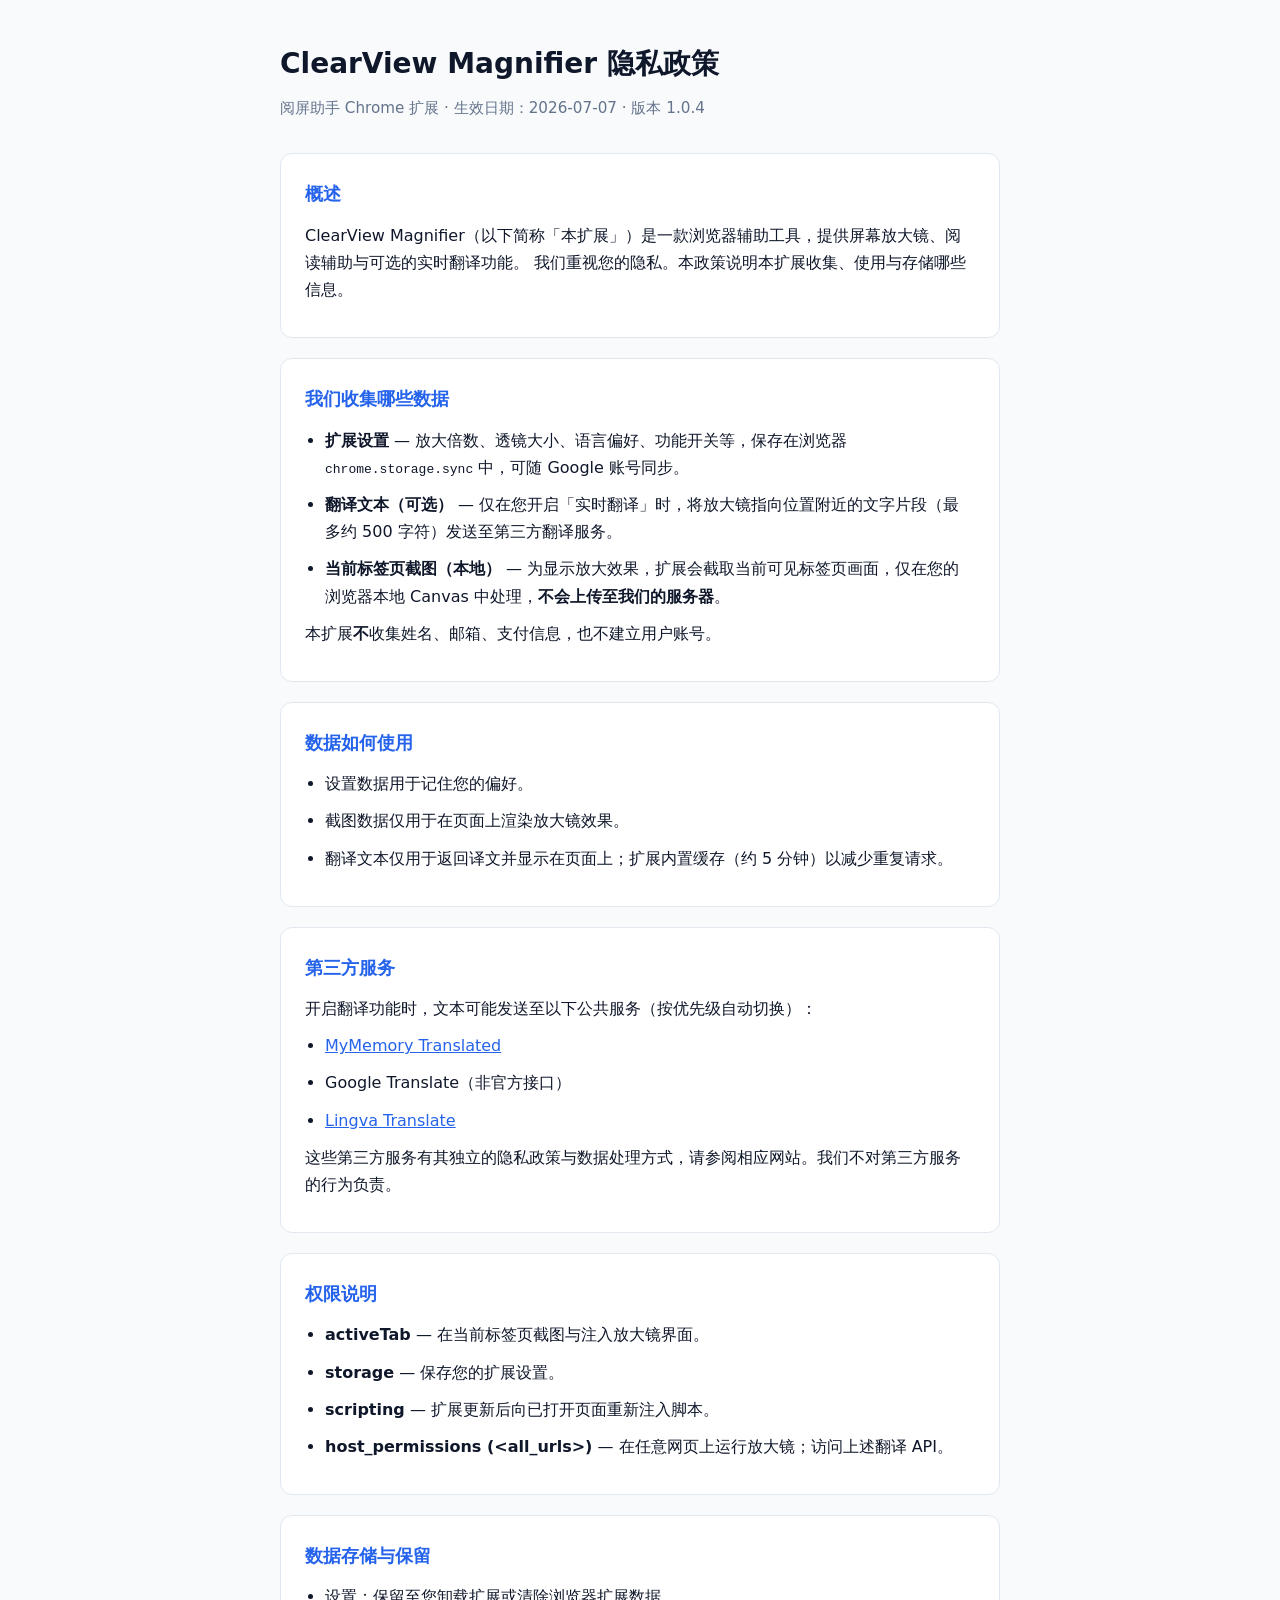
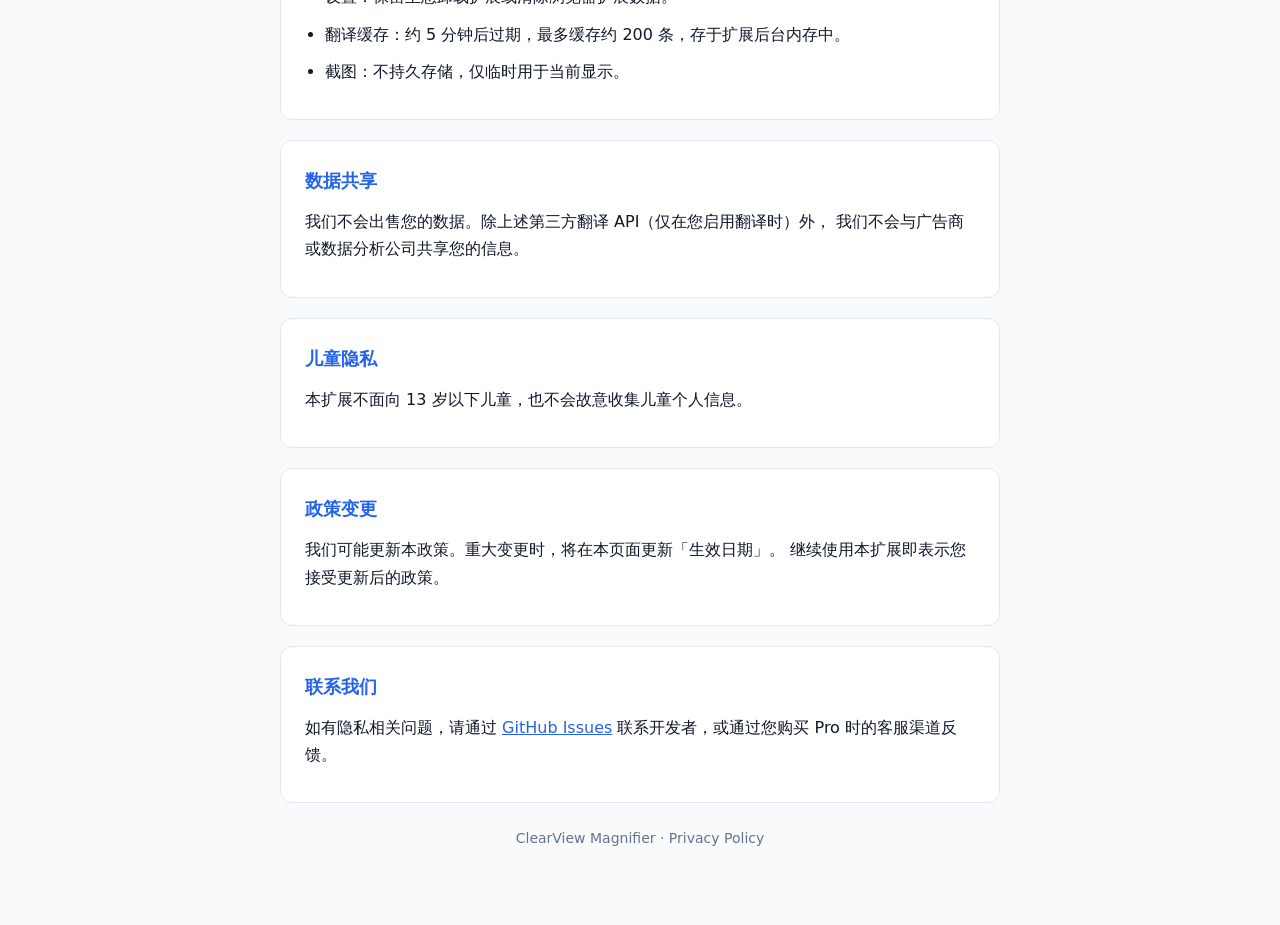
<file: docs/index.html>
<!DOCTYPE html>
<html lang="zh-CN">
<head>
  <meta charset="UTF-8">
  <meta name="viewport" content="width=device-width, initial-scale=1.0">
  <title>ClearView Magnifier</title>
  <meta http-equiv="refresh" content="0; url=privacy.html">
  <link rel="canonical" href="privacy.html">
</head>
<body>
  <p><a href="privacy.html">ClearView Magnifier 隐私政策</a></p>
</body>
</html>
</file>
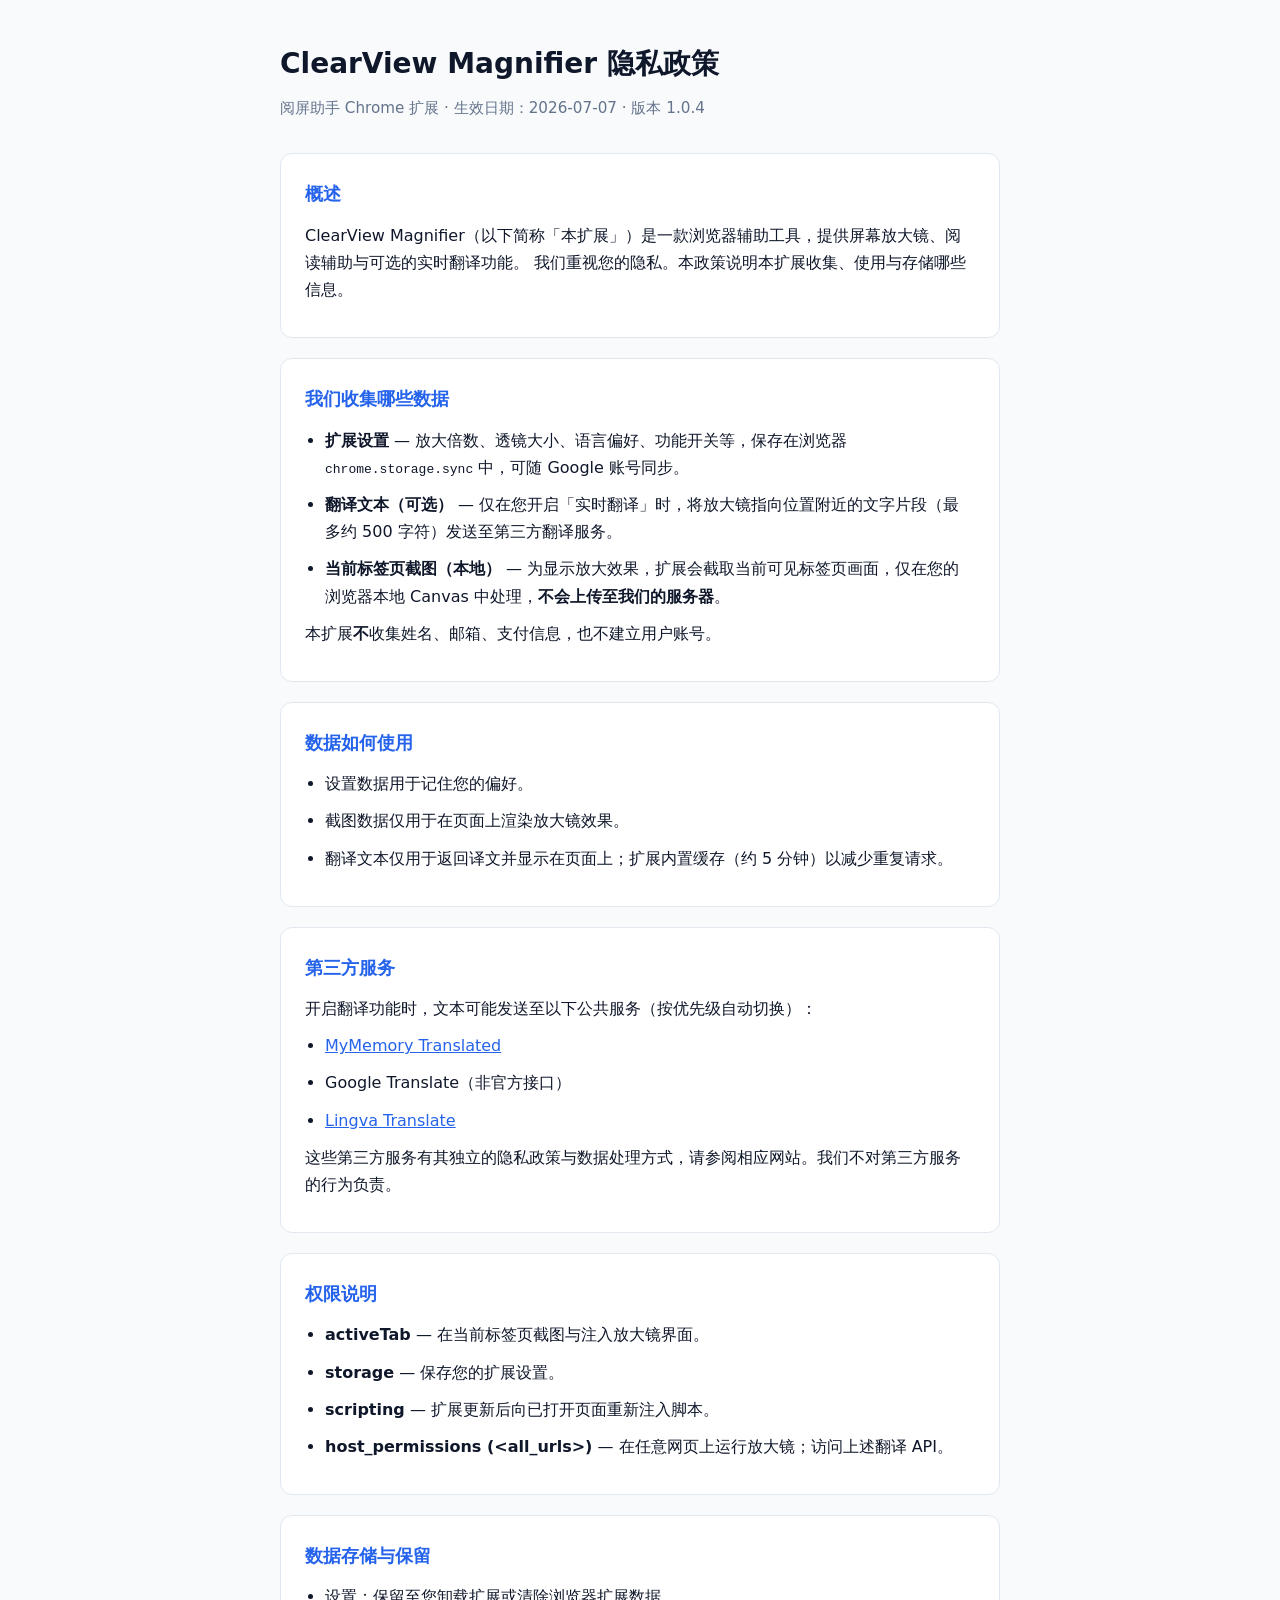
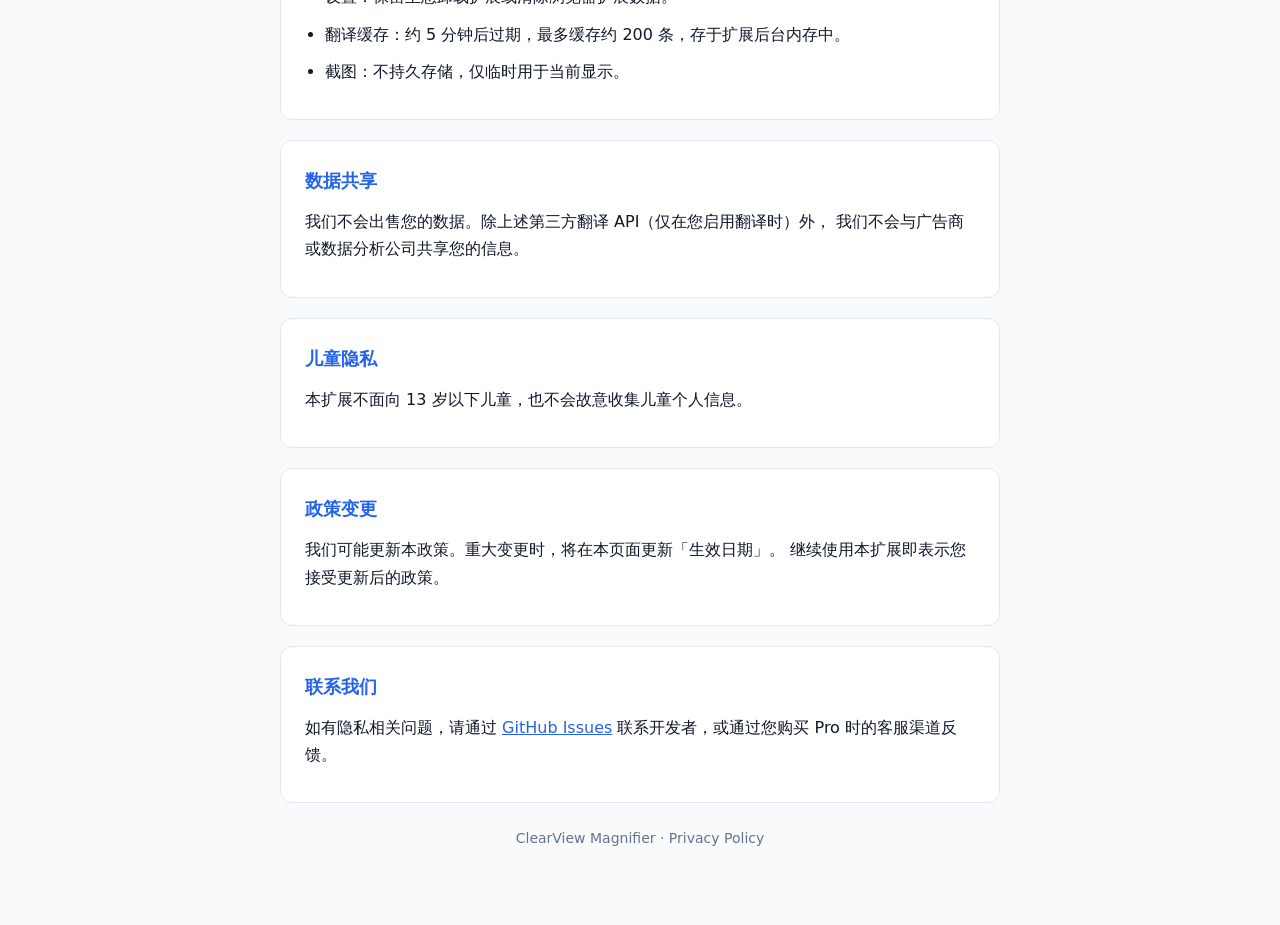
<file: docs/privacy.html>
<!DOCTYPE html>
<html lang="zh-CN">
<head>
  <meta charset="UTF-8">
  <meta name="viewport" content="width=device-width, initial-scale=1.0">
  <title>ClearView Magnifier 隐私政策</title>
  <meta name="description" content="ClearView Magnifier（阅屏助手）Chrome 扩展隐私政策">
  <style>
    :root {
      color-scheme: light dark;
      --bg: #f8fafc;
      --card: #ffffff;
      --text: #0f172a;
      --muted: #64748b;
      --accent: #2563eb;
      --border: #e2e8f0;
    }
    @media (prefers-color-scheme: dark) {
      :root {
        --bg: #0f172a;
        --card: #1e293b;
        --text: #f1f5f9;
        --muted: #94a3b8;
        --border: #334155;
      }
    }
    * { box-sizing: border-box; }
    body {
      margin: 0;
      font-family: "Segoe UI", "Microsoft YaHei", system-ui, sans-serif;
      background: var(--bg);
      color: var(--text);
      line-height: 1.7;
    }
    .wrap {
      max-width: 760px;
      margin: 0 auto;
      padding: 40px 20px 64px;
    }
    header {
      margin-bottom: 32px;
    }
    h1 {
      font-size: 1.75rem;
      margin: 0 0 8px;
    }
    .meta {
      color: var(--muted);
      font-size: 0.95rem;
    }
    section {
      background: var(--card);
      border: 1px solid var(--border);
      border-radius: 12px;
      padding: 24px;
      margin-bottom: 20px;
    }
    h2 {
      font-size: 1.15rem;
      margin: 0 0 12px;
      color: var(--accent);
    }
    p, li { margin: 0 0 10px; }
    ul { padding-left: 1.25rem; margin: 0; }
    a { color: var(--accent); }
    footer {
      text-align: center;
      color: var(--muted);
      font-size: 0.875rem;
      margin-top: 24px;
    }
  </style>
</head>
<body>
  <div class="wrap">
    <header>
      <h1>ClearView Magnifier 隐私政策</h1>
      <p class="meta">阅屏助手 Chrome 扩展 · 生效日期：2026-07-07 · 版本 1.0.4</p>
    </header>

    <section>
      <h2>概述</h2>
      <p>
        ClearView Magnifier（以下简称「本扩展」）是一款浏览器辅助工具，提供屏幕放大镜、阅读辅助与可选的实时翻译功能。
        我们重视您的隐私。本政策说明本扩展收集、使用与存储哪些信息。
      </p>
    </section>

    <section>
      <h2>我们收集哪些数据</h2>
      <ul>
        <li><strong>扩展设置</strong> — 放大倍数、透镜大小、语言偏好、功能开关等，保存在浏览器 <code>chrome.storage.sync</code> 中，可随 Google 账号同步。</li>
        <li><strong>翻译文本（可选）</strong> — 仅在您开启「实时翻译」时，将放大镜指向位置附近的文字片段（最多约 500 字符）发送至第三方翻译服务。</li>
        <li><strong>当前标签页截图（本地）</strong> — 为显示放大效果，扩展会截取当前可见标签页画面，仅在您的浏览器本地 Canvas 中处理，<strong>不会上传至我们的服务器</strong>。</li>
      </ul>
      <p>本扩展<strong>不</strong>收集姓名、邮箱、支付信息，也不建立用户账号。</p>
    </section>

    <section>
      <h2>数据如何使用</h2>
      <ul>
        <li>设置数据用于记住您的偏好。</li>
        <li>截图数据仅用于在页面上渲染放大镜效果。</li>
        <li>翻译文本仅用于返回译文并显示在页面上；扩展内置缓存（约 5 分钟）以减少重复请求。</li>
      </ul>
    </section>

    <section>
      <h2>第三方服务</h2>
      <p>开启翻译功能时，文本可能发送至以下公共服务（按优先级自动切换）：</p>
      <ul>
        <li><a href="https://mymemory.translated.net/" target="_blank" rel="noopener">MyMemory Translated</a></li>
        <li>Google Translate（非官方接口）</li>
        <li><a href="https://lingva.ml/" target="_blank" rel="noopener">Lingva Translate</a></li>
      </ul>
      <p>这些第三方服务有其独立的隐私政策与数据处理方式，请参阅相应网站。我们不对第三方服务的行为负责。</p>
    </section>

    <section>
      <h2>权限说明</h2>
      <ul>
        <li><strong>activeTab</strong> — 在当前标签页截图与注入放大镜界面。</li>
        <li><strong>storage</strong> — 保存您的扩展设置。</li>
        <li><strong>scripting</strong> — 扩展更新后向已打开页面重新注入脚本。</li>
        <li><strong>host_permissions (&lt;all_urls&gt;)</strong> — 在任意网页上运行放大镜；访问上述翻译 API。</li>
      </ul>
    </section>

    <section>
      <h2>数据存储与保留</h2>
      <ul>
        <li>设置：保留至您卸载扩展或清除浏览器扩展数据。</li>
        <li>翻译缓存：约 5 分钟后过期，最多缓存约 200 条，存于扩展后台内存中。</li>
        <li>截图：不持久存储，仅临时用于当前显示。</li>
      </ul>
    </section>

    <section>
      <h2>数据共享</h2>
      <p>
        我们不会出售您的数据。除上述第三方翻译 API（仅在您启用翻译时）外，
        我们不会与广告商或数据分析公司共享您的信息。
      </p>
    </section>

    <section>
      <h2>儿童隐私</h2>
      <p>本扩展不面向 13 岁以下儿童，也不会故意收集儿童个人信息。</p>
    </section>

    <section>
      <h2>政策变更</h2>
      <p>
        我们可能更新本政策。重大变更时，将在本页面更新「生效日期」。
        继续使用本扩展即表示您接受更新后的政策。
      </p>
    </section>

    <section>
      <h2>联系我们</h2>
      <p>
        如有隐私相关问题，请通过
        <a href="https://github.com/clearview-tools/clearview-magnifier/issues" target="_blank" rel="noopener">GitHub Issues</a>
        联系开发者，或通过您购买 Pro 时的客服渠道反馈。
      </p>
    </section>

    <footer>
      <p>ClearView Magnifier · Privacy Policy</p>
    </footer>
  </div>
</body>
</html>
</file>
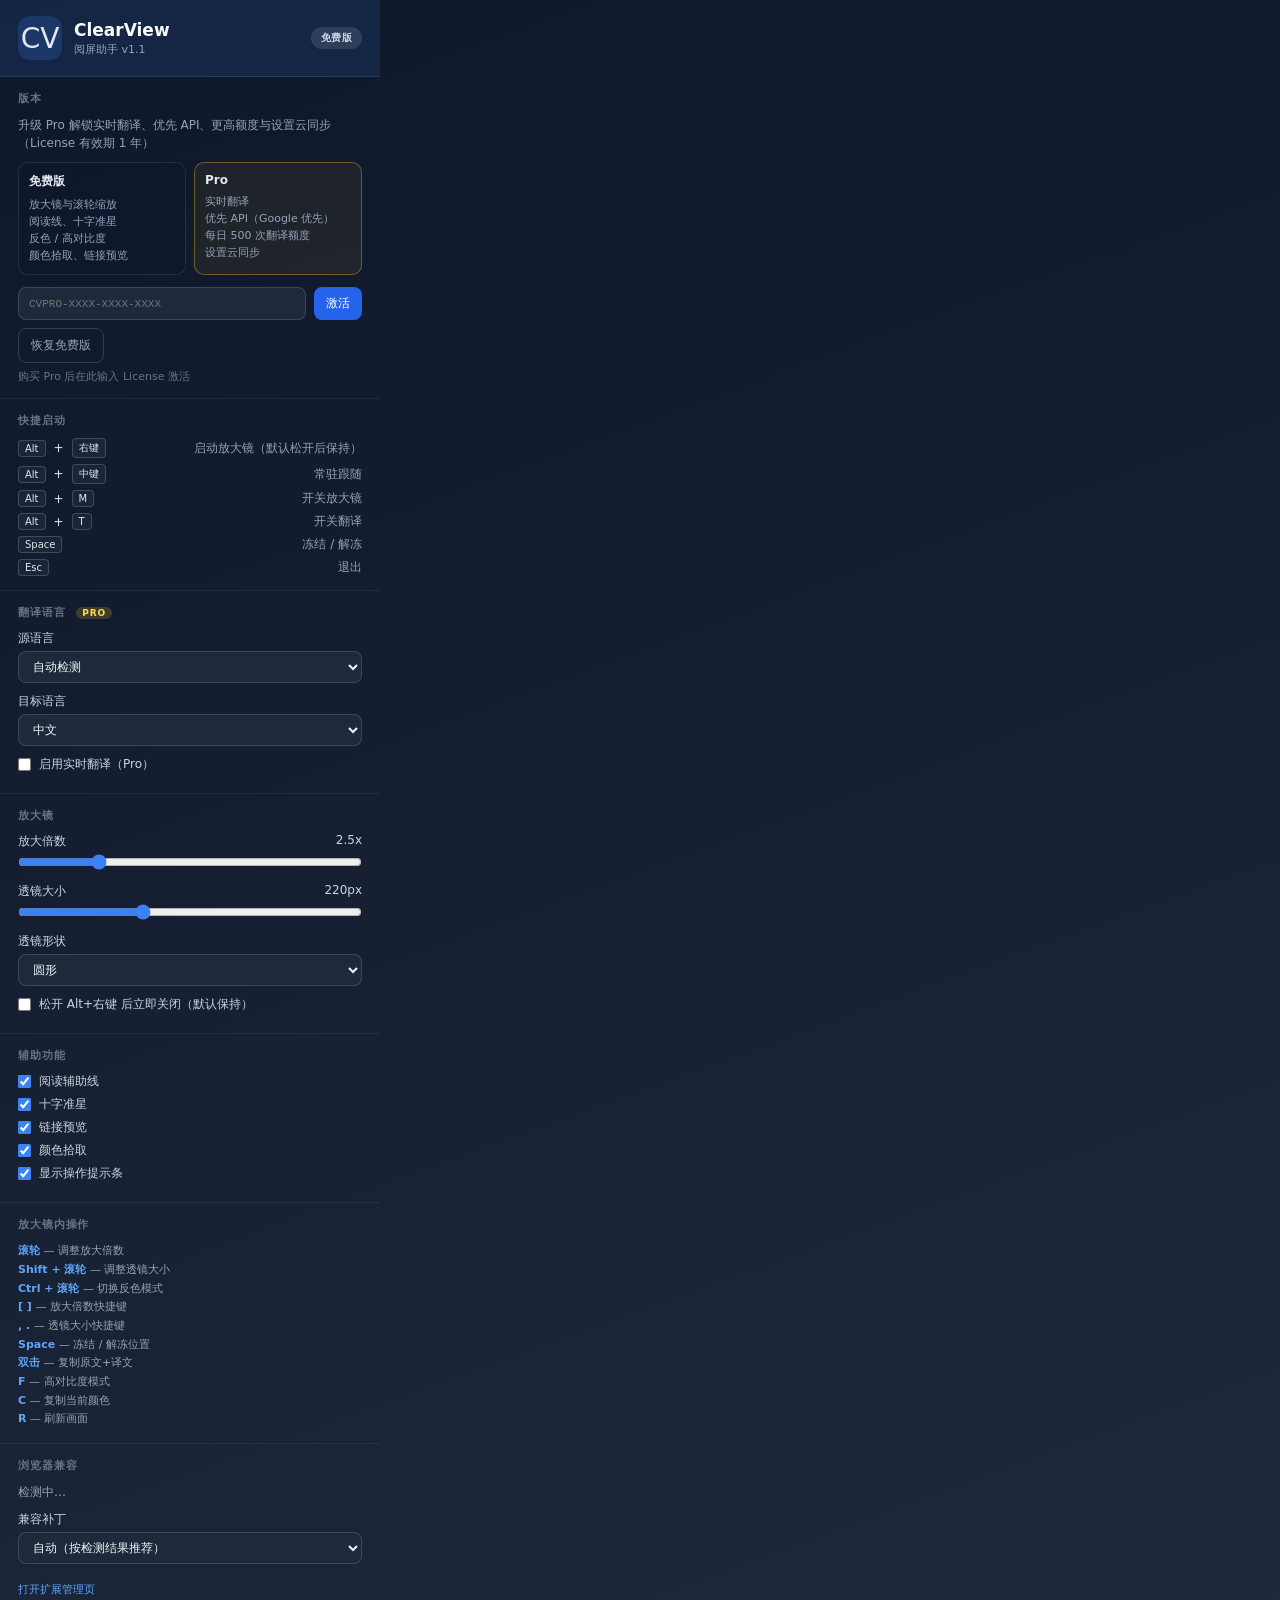
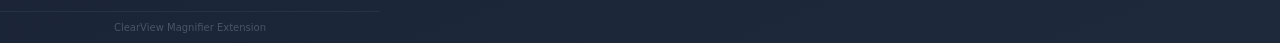
<file: popup/popup.html>
<!DOCTYPE html>
<html lang="zh-CN">
<head>
  <meta charset="UTF-8">
  <meta name="viewport" content="width=device-width, initial-scale=1.0">
  <title>ClearView 阅屏助手</title>
  <link rel="stylesheet" href="popup.css">
</head>
<body>
  <header class="header">
    <div class="logo">CV</div>
    <div>
      <h1>ClearView</h1>
      <p>阅屏助手 v1.1</p>
    </div>
    <span id="planBadge" class="plan-badge plan-free">免费版</span>
  </header>

  <section class="section pro-section">
    <h2>版本</h2>
    <p id="proDetails" class="pro-details">升级 Pro 解锁实时翻译、优先 API、更高额度与设置云同步（License 有效期 1 年）</p>
    <div class="plan-grid">
      <div class="plan-card">
        <strong>免费版</strong>
        <ul>
          <li>放大镜与滚轮缩放</li>
          <li>阅读线、十字准星</li>
          <li>反色 / 高对比度</li>
          <li>颜色拾取、链接预览</li>
        </ul>
      </div>
      <div class="plan-card plan-card-pro">
        <strong>Pro</strong>
        <ul>
          <li>实时翻译</li>
          <li>优先 API（Google 优先）</li>
          <li>每日 500 次翻译额度</li>
          <li>设置云同步</li>
        </ul>
      </div>
    </div>
    <div class="license-row">
      <input type="text" id="licenseKey" placeholder="CVPRO-XXXX-XXXX-XXXX" spellcheck="false">
      <button type="button" id="activateLicense" class="btn-primary">激活</button>
    </div>
    <div class="license-actions">
      <button type="button" id="deactivateLicense" class="btn-ghost">恢复免费版</button>
      <a id="purchaseLink" href="#" target="_blank" rel="noopener" hidden>购买 / 咨询</a>
    </div>
    <p id="licenseMsg" class="license-msg"></p>
    <p id="freeHint" class="free-hint">购买 Pro 后在此输入 License 激活</p>
  </section>

  <section class="section">
    <h2>快捷启动</h2>
    <div class="shortcuts">
      <div class="shortcut"><kbd>Alt</kbd>+<kbd>右键</kbd><span>启动放大镜（默认松开后保持）</span></div>
      <div class="shortcut"><kbd>Alt</kbd>+<kbd>中键</kbd><span>常驻跟随</span></div>
      <div class="shortcut"><kbd>Alt</kbd>+<kbd>M</kbd><span>开关放大镜</span></div>
      <div class="shortcut"><kbd>Alt</kbd>+<kbd>T</kbd><span>开关翻译</span></div>
      <div class="shortcut"><kbd>Space</kbd><span>冻结 / 解冻</span></div>
      <div class="shortcut"><kbd>Esc</kbd><span>退出</span></div>
    </div>
  </section>

  <section class="section" id="translateSection">
    <h2>翻译语言 <span class="pro-tag">Pro</span></h2>
    <div class="row">
      <label>源语言</label>
      <select id="sourceLang">
        <option value="auto">自动检测</option>
        <option value="zh-CN">中文</option>
        <option value="en">English</option>
        <option value="ja">日本語</option>
        <option value="ko">한국어</option>
        <option value="fr">Français</option>
        <option value="de">Deutsch</option>
        <option value="es">Español</option>
        <option value="ru">Русский</option>
      </select>
    </div>
    <div class="row">
      <label>目标语言</label>
      <select id="targetLang">
        <option value="zh-CN">中文</option>
        <option value="en">English</option>
        <option value="ja">日本語</option>
        <option value="ko">한국어</option>
        <option value="fr">Français</option>
        <option value="de">Deutsch</option>
        <option value="es">Español</option>
        <option value="ru">Русский</option>
      </select>
    </div>
    <label class="checkbox">
      <input type="checkbox" id="translateEnabled">
      启用实时翻译（Pro）
    </label>
  </section>

  <section class="section">
    <h2>放大镜</h2>
    <div class="row">
      <label>放大倍数 <span id="zoomVal">2.5x</span></label>
      <input type="range" id="zoom" min="1.5" max="6" step="0.25" value="2.5">
    </div>
    <div class="row">
      <label>透镜大小 <span id="lensSizeVal">220px</span></label>
      <input type="range" id="lensSize" min="120" max="400" step="10" value="220">
    </div>
    <div class="row">
      <label>透镜形状</label>
      <select id="shape">
        <option value="circle">圆形</option>
        <option value="rect">圆角矩形</option>
      </select>
    </div>
    <label class="checkbox">
      <input type="checkbox" id="closeOnRelease">
      松开 Alt+右键 后立即关闭（默认保持）
    </label>
  </section>

  <section class="section">
    <h2>辅助功能</h2>
    <label class="checkbox"><input type="checkbox" id="readingLine" checked> 阅读辅助线</label>
    <label class="checkbox"><input type="checkbox" id="crosshair" checked> 十字准星</label>
    <label class="checkbox"><input type="checkbox" id="linkPreview" checked> 链接预览</label>
    <label class="checkbox"><input type="checkbox" id="colorPicker" checked> 颜色拾取</label>
    <label class="checkbox"><input type="checkbox" id="showHud" checked> 显示操作提示条</label>
  </section>

  <section class="section controls-help">
    <h2>放大镜内操作</h2>
    <ul>
      <li><strong>滚轮</strong> — 调整放大倍数</li>
      <li><strong>Shift + 滚轮</strong> — 调整透镜大小</li>
      <li><strong>Ctrl + 滚轮</strong> — 切换反色模式</li>
      <li><strong>[ ]</strong> — 放大倍数快捷键</li>
      <li><strong>, .</strong> — 透镜大小快捷键</li>
      <li><strong>Space</strong> — 冻结 / 解冻位置</li>
      <li><strong>双击</strong> — 复制原文+译文</li>
      <li><strong>F</strong> — 高对比度模式</li>
      <li><strong>C</strong> — 复制当前颜色</li>
      <li><strong>R</strong> — 刷新画面</li>
    </ul>
  </section>

  <section class="section" id="compatSection">
    <h2>浏览器兼容</h2>
    <p id="compatDetect" class="compat-detect">检测中…</p>
    <div class="row">
      <label for="compatPatch">兼容补丁</label>
      <select id="compatPatch">
        <option value="auto">自动（按检测结果推荐）</option>
        <option value="none">标准（Chrome / Edge）</option>
        <option value="360ee">360 极速浏览器补丁</option>
        <option value="360se">360 安全浏览器补丁</option>
      </select>
    </div>
    <button type="button" id="applyRecommendedPatch" class="btn-ghost compat-apply" hidden>应用推荐补丁</button>
    <ul id="compatTips" class="compat-tips"></ul>
    <a id="compatExtensionsLink" href="chrome://extensions/" class="compat-link" hidden>打开扩展管理页</a>
  </section>

  <footer class="footer">ClearView Magnifier Extension</footer>
  <script src="popup.js"></script>
</body>
</html>
</file>
<file: popup/popup.css>
* {
  margin: 0;
  padding: 0;
  box-sizing: border-box;
}

body {
  width: 380px;
  font-family: "Segoe UI", "Microsoft YaHei", system-ui, sans-serif;
  background: linear-gradient(160deg, #0f172a 0%, #1e293b 100%);
  color: #e2e8f0;
  font-size: 13px;
}

.header {
  display: flex;
  align-items: center;
  gap: 12px;
  padding: 16px 18px;
  background: rgba(59, 130, 246, 0.12);
  border-bottom: 1px solid rgba(148, 163, 184, 0.15);
}

.header > div:nth-child(2) {
  flex: 1;
}

.plan-badge {
  margin-left: auto;
  padding: 4px 10px;
  border-radius: 999px;
  font-size: 10px;
  font-weight: 700;
  letter-spacing: 0.04em;
}

.plan-free {
  background: rgba(148, 163, 184, 0.2);
  color: #cbd5e1;
}

.plan-pro {
  background: rgba(250, 204, 21, 0.2);
  color: #fde047;
}

.pro-details {
  font-size: 12px;
  color: #94a3b8;
  margin-bottom: 10px;
  line-height: 1.5;
}

.plan-grid {
  display: grid;
  grid-template-columns: 1fr 1fr;
  gap: 8px;
  margin-bottom: 12px;
}

.plan-card {
  padding: 10px;
  border-radius: 10px;
  background: rgba(15, 23, 42, 0.45);
  border: 1px solid rgba(148, 163, 184, 0.15);
  font-size: 11px;
  color: #94a3b8;
}

.plan-card strong {
  display: block;
  color: #e2e8f0;
  margin-bottom: 6px;
  font-size: 12px;
}

.plan-card-pro {
  border-color: rgba(250, 204, 21, 0.35);
  background: rgba(250, 204, 21, 0.06);
}

.plan-card ul {
  list-style: none;
  line-height: 1.55;
}

.license-row {
  display: flex;
  gap: 8px;
  margin-bottom: 8px;
}

.license-row input {
  flex: 1;
  padding: 8px 10px;
  border-radius: 8px;
  border: 1px solid rgba(148, 163, 184, 0.25);
  background: #1e293b;
  color: #f8fafc;
  font-size: 11px;
  font-family: Consolas, monospace;
}

.btn-primary,
.btn-ghost {
  border: none;
  border-radius: 8px;
  padding: 8px 12px;
  font-size: 12px;
  cursor: pointer;
}

.btn-primary {
  background: #2563eb;
  color: #fff;
}

.btn-ghost {
  background: transparent;
  color: #94a3b8;
  border: 1px solid rgba(148, 163, 184, 0.25);
}

.license-actions {
  display: flex;
  align-items: center;
  justify-content: space-between;
  gap: 8px;
  margin-bottom: 6px;
}

.license-actions a {
  color: #60a5fa;
  font-size: 11px;
  text-decoration: none;
}

.license-msg,
.free-hint {
  font-size: 11px;
  color: #64748b;
}

.free-hint code {
  color: #fde047;
  font-size: 10px;
}

.pro-tag {
  display: inline-block;
  margin-left: 6px;
  padding: 1px 6px;
  border-radius: 999px;
  background: rgba(250, 204, 21, 0.18);
  color: #fde047;
  font-size: 9px;
  vertical-align: middle;
}

.pro-locked {
  opacity: 0.72;
}

.pro-locked .checkbox input:disabled {
  cursor: not-allowed;
}

.logo {
  font-size: 28px;
  width: 44px;
  height: 44px;
  display: flex;
  align-items: center;
  justify-content: center;
  background: rgba(59, 130, 246, 0.2);
  border-radius: 12px;
}

.header h1 {
  font-size: 17px;
  font-weight: 700;
  color: #f8fafc;
}

.header p {
  font-size: 11px;
  color: #94a3b8;
  margin-top: 2px;
}

.section {
  padding: 14px 18px;
  border-bottom: 1px solid rgba(148, 163, 184, 0.1);
}

.section h2 {
  font-size: 11px;
  text-transform: uppercase;
  letter-spacing: 0.08em;
  color: #64748b;
  margin-bottom: 10px;
}

.shortcuts {
  display: flex;
  flex-direction: column;
  gap: 6px;
}

.shortcut {
  display: flex;
  align-items: center;
  gap: 8px;
  font-size: 12px;
}

.shortcut span {
  margin-left: auto;
  color: #94a3b8;
}

kbd {
  display: inline-block;
  padding: 2px 6px;
  background: rgba(30, 41, 59, 0.8);
  border: 1px solid rgba(148, 163, 184, 0.3);
  border-radius: 4px;
  font-size: 10px;
  font-family: inherit;
}

.row {
  margin-bottom: 10px;
}

.row label {
  display: flex;
  justify-content: space-between;
  margin-bottom: 4px;
  font-size: 12px;
  color: #cbd5e1;
}

select {
  width: 100%;
  padding: 7px 10px;
  background: #1e293b;
  border: 1px solid rgba(148, 163, 184, 0.25);
  border-radius: 8px;
  color: #f1f5f9;
  font-size: 12px;
  outline: none;
}

select:focus {
  border-color: #3b82f6;
}

input[type="range"] {
  width: 100%;
  accent-color: #3b82f6;
}

.checkbox {
  display: flex;
  align-items: center;
  gap: 8px;
  margin-bottom: 6px;
  font-size: 12px;
  color: #cbd5e1;
  cursor: pointer;
}

.checkbox input {
  accent-color: #3b82f6;
}

.controls-help ul {
  list-style: none;
  font-size: 11px;
  color: #94a3b8;
  line-height: 1.7;
}

.controls-help strong {
  color: #60a5fa;
  font-weight: 600;
}

.compat-detect {
  font-size: 12px;
  color: #94a3b8;
  margin-bottom: 10px;
  line-height: 1.5;
}

.compat-tips {
  list-style: none;
  margin-top: 10px;
  font-size: 11px;
  color: #94a3b8;
  line-height: 1.6;
}

.compat-tips li {
  margin-bottom: 4px;
  padding-left: 12px;
  position: relative;
}

.compat-tips li::before {
  content: "•";
  position: absolute;
  left: 0;
  color: #60a5fa;
}

.compat-apply {
  margin-top: 8px;
  width: 100%;
}

.compat-link {
  display: inline-block;
  margin-top: 8px;
  font-size: 11px;
  color: #60a5fa;
  text-decoration: none;
}

.compat-link:hover {
  text-decoration: underline;
}

.footer {
  padding: 10px 18px;
  text-align: center;
  font-size: 10px;
  color: #475569;
}
</file>
